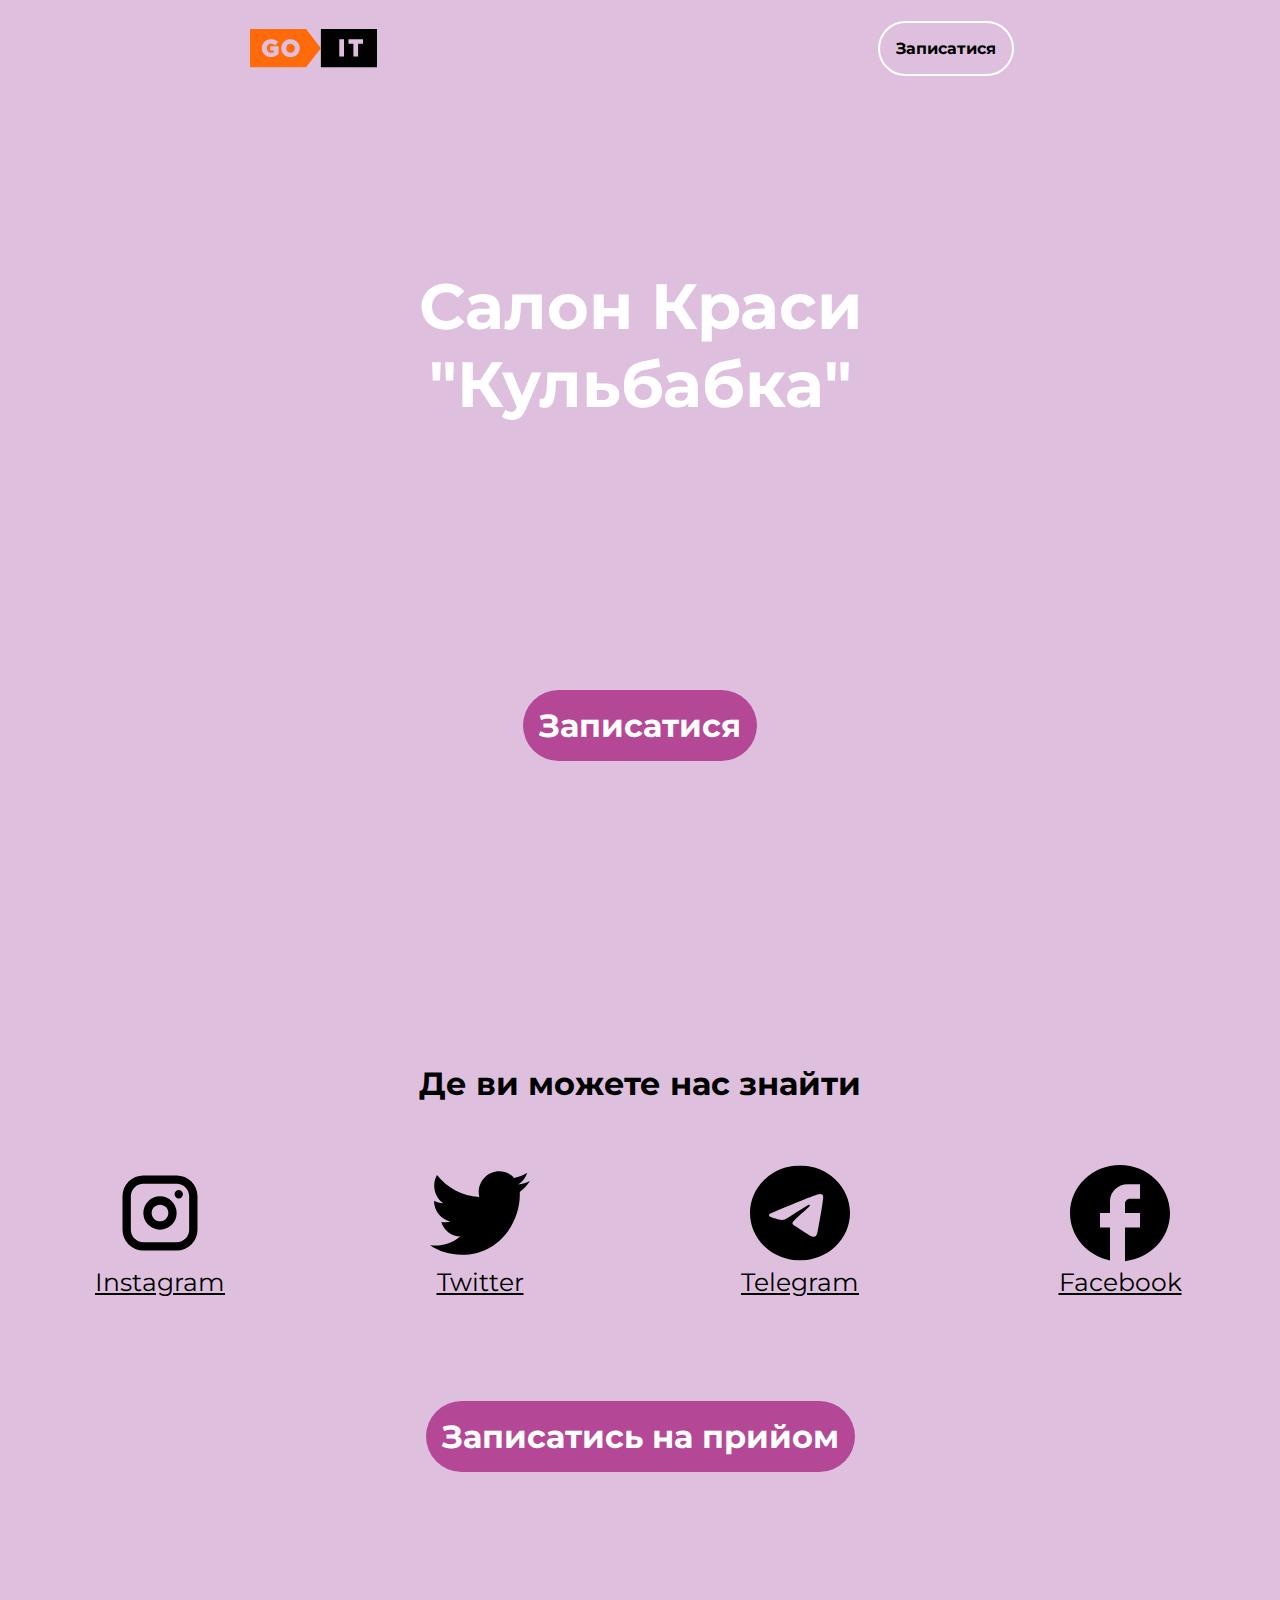
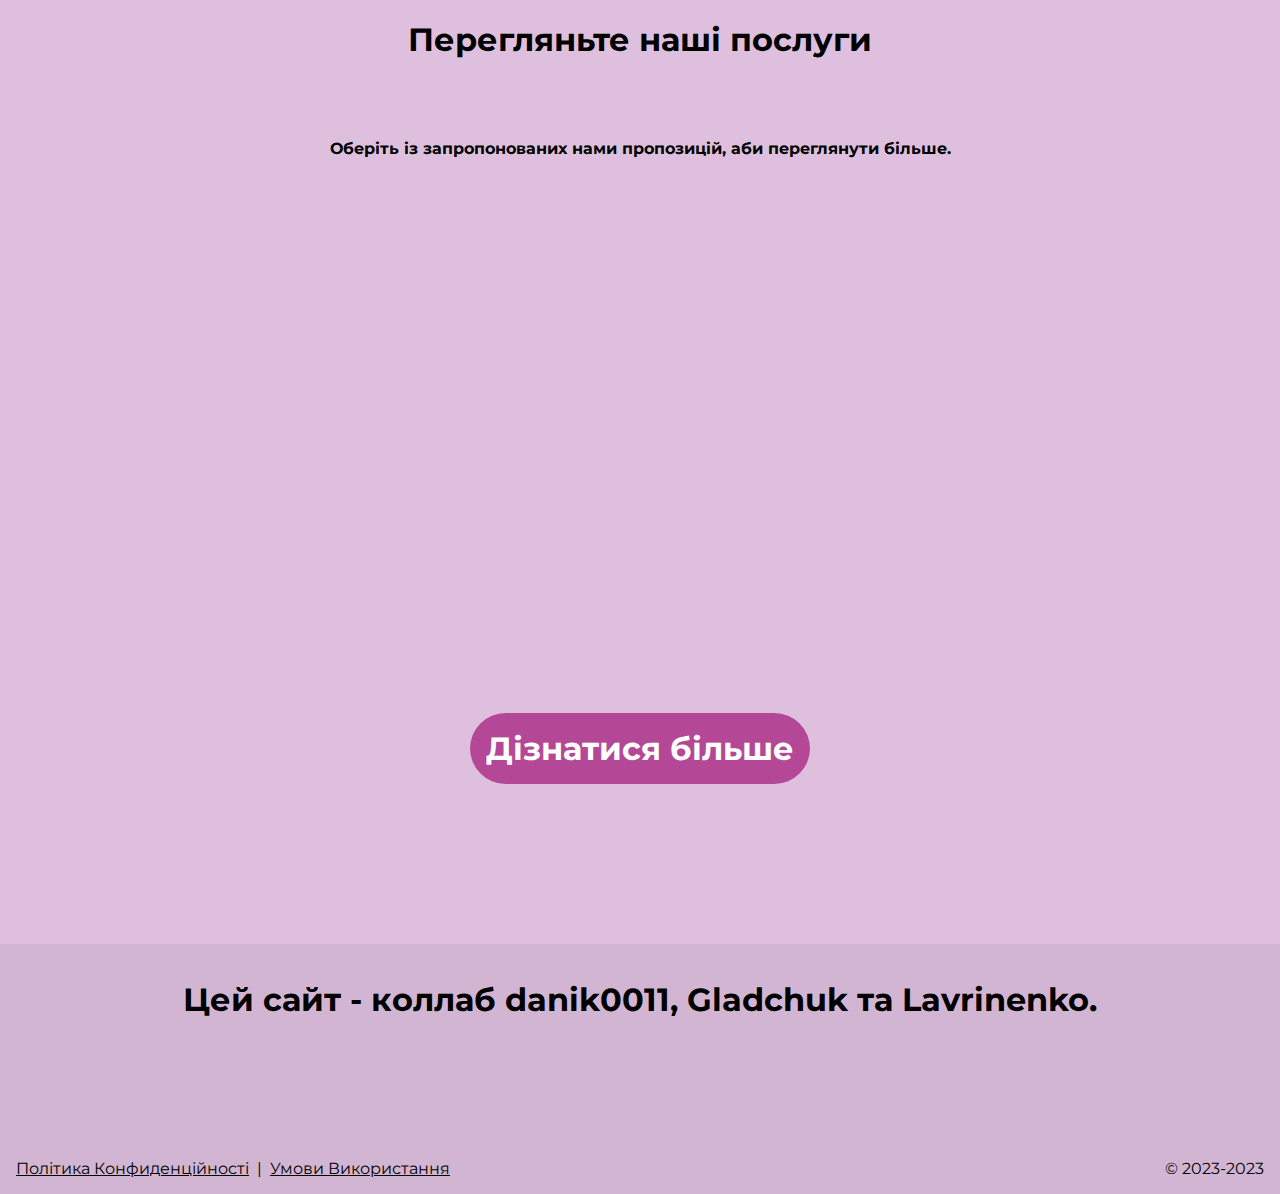
<file: index.html>
<!DOCTYPE html>
<html lang="en">

<head>
  <meta charset="UTF-8">
  <meta http-equiv="X-UA-Compatible" content="IE=edge">
  <meta name="viewport" content="width=device-width, initial-scale=1.0">
  <title>e</title>
  <link rel="stylesheet" href="./main.css">
  <link rel="preconnect" href="https://fonts.googleapis.com">
  <link rel="preconnect" href="https://fonts.gstatic.com" crossorigin>
  <link href="https://fonts.googleapis.com/css2?family=Comfortaa&display=swap" rel="stylesheet">
</head>

<body>

  <header>
    <div class="hdr">
      <img src="./logo.svg" alt="Logo">
      <div class="btn">Записатися</div>
    </div>
    <div class="page1">
      <h1>Салон Краси<br>"Кульбабка"</h1>
      <div class="btn">Записатися</div>
    </div>
  </header>

  <!--!-->
  <main>
    <div class="content">
      <h1>Де ви можете нас знайти</h1>
      <div class="content__find-us">
        <div class="content__block">
          <a href=#>
            <svg width="100" height="100" viewBox="0 0 24 24" fill="none" xmlns="http://www.w3.org/2000/svg">
              <g clip-path="url(#clip0_1_2)">
                <path fill-rule="evenodd" clip-rule="evenodd"
                  d="M16 3C17.3261 3 18.5979 3.52678 19.5355 4.46447C20.4732 5.40215 21 6.67392 21 8V16C21 17.3261 20.4732 18.5979 19.5355 19.5355C18.5979 20.4732 17.3261 21 16 21H8C6.67392 21 5.40215 20.4732 4.46447 19.5355C3.52678 18.5979 3 17.3261 3 16V8C3 6.67392 3.52678 5.40215 4.46447 4.46447C5.40215 3.52678 6.67392 3 8 3H16ZM16 5H8C7.20435 5 6.44129 5.31607 5.87868 5.87868C5.31607 6.44129 5 7.20435 5 8V16C5 16.7956 5.31607 17.5587 5.87868 18.1213C6.44129 18.6839 7.20435 19 8 19H16C16.7956 19 17.5587 18.6839 18.1213 18.1213C18.6839 17.5587 19 16.7956 19 16V8C19 7.20435 18.6839 6.44129 18.1213 5.87868C17.5587 5.31607 16.7956 5 16 5ZM12 8C13.0609 8 14.0783 8.42143 14.8284 9.17157C15.5786 9.92172 16 10.9391 16 12C16 13.0609 15.5786 14.0783 14.8284 14.8284C14.0783 15.5786 13.0609 16 12 16C10.9391 16 9.92172 15.5786 9.17157 14.8284C8.42143 14.0783 8 13.0609 8 12C8 10.9391 8.42143 9.92172 9.17157 9.17157C9.92172 8.42143 10.9391 8 12 8ZM12 10C11.4696 10 10.9609 10.2107 10.5858 10.5858C10.2107 10.9609 10 11.4696 10 12C10 12.5304 10.2107 13.0391 10.5858 13.4142C10.9609 13.7893 11.4696 14 12 14C12.5304 14 13.0391 13.7893 13.4142 13.4142C13.7893 13.0391 14 12.5304 14 12C14 11.4696 13.7893 10.9609 13.4142 10.5858C13.0391 10.2107 12.5304 10 12 10ZM16.5 6.5C16.7652 6.5 17.0196 6.60536 17.2071 6.79289C17.3946 6.98043 17.5 7.23478 17.5 7.5C17.5 7.76522 17.3946 8.01957 17.2071 8.20711C17.0196 8.39464 16.7652 8.5 16.5 8.5C16.2348 8.5 15.9804 8.39464 15.7929 8.20711C15.6054 8.01957 15.5 7.76522 15.5 7.5C15.5 7.23478 15.6054 6.98043 15.7929 6.79289C15.9804 6.60536 16.2348 6.5 16.5 6.5Z"
                  fill="black" />
              </g>
              <defs>
                <clipPath id="clip0_1_2">
                  <rect width="24" height="24" fill="white" />
                </clipPath>
              </defs>
            </svg>
            <a href=# class="content__block-text">Instagram</a>
          </a>
        </div>
        <div class="content__block">
          <a href=#>
            <svg width="100" height="100" viewBox="0 0 122 102" fill="none" xmlns="http://www.w3.org/2000/svg">
              <path
                d="M122 12C117.51 14.1 112.669 15.48 107.654 16.14C112.786 12.96 116.751 7.92 118.618 1.86C113.777 4.86 108.412 6.96 102.755 8.16C98.1482 3 91.675 0 84.327 0C70.6224 0 59.4254 11.52 59.4254 25.74C59.4254 27.78 59.6587 29.76 60.0669 31.62C39.3059 30.54 20.8193 20.28 8.51434 4.74C6.3566 8.52 5.13193 12.96 5.13193 17.64C5.13193 26.58 9.50574 34.5 16.2706 39C12.13 39 8.28107 37.8 4.89866 36V36.18C4.89866 48.66 13.5296 59.1 24.9599 61.44C21.2901 62.4732 17.4375 62.617 13.7046 61.86C15.2885 66.9749 18.3906 71.4504 22.5748 74.6576C26.7589 77.8647 31.8148 79.6421 37.0316 79.74C28.1885 86.9426 17.2269 90.8359 5.94838 90.78C3.96558 90.78 1.98279 90.66 0 90.42C11.0803 97.74 24.26 102 38.3729 102C84.327 102 109.578 62.76 109.578 28.74C109.578 27.6 109.578 26.52 109.52 25.38C114.419 21.78 118.618 17.22 122 12Z"
                fill="black" />
            </svg>
            <a href=# class="content__block-text">Twitter</a>
          </a>
        </div>
        <div class="content__block">
          <a href=#>
            <svg width="100" height="100" viewBox="0 0 118 112" fill="none" xmlns="http://www.w3.org/2000/svg">
              <g clip-path="url(#clip0_1_10)">
                <path
                  d="M118 56C118 70.8521 111.784 85.0959 100.719 95.598C89.6547 106.1 74.6478 112 59 112C43.3522 112 28.3453 106.1 17.2807 95.598C6.21605 85.0959 0 70.8521 0 56C0 41.1479 6.21605 26.9041 17.2807 16.402C28.3453 5.89998 43.3522 0 59 0C74.6478 0 89.6547 5.89998 100.719 16.402C111.784 26.9041 118 41.1479 118 56ZM61.1166 41.342C55.3789 43.61 43.9034 48.3 26.7049 55.412C23.9171 56.462 22.4495 57.498 22.3168 58.506C22.0955 60.207 24.3449 60.879 27.4055 61.796L28.6961 62.181C31.7051 63.112 35.7614 64.197 37.8632 64.239C39.7807 64.281 41.9121 63.539 44.2647 61.999C60.3349 51.702 68.6318 46.501 69.148 46.389C69.5168 46.305 70.033 46.207 70.3722 46.501C70.7189 46.788 70.682 47.341 70.6451 47.488C70.4239 48.391 61.596 56.175 57.0309 60.207C55.6075 61.467 54.5971 62.356 54.3906 62.559C53.9359 63.0001 53.4737 63.4341 53.0041 63.861C50.2016 66.423 48.1071 68.341 53.1148 71.477C55.5264 72.989 57.4586 74.228 59.3835 75.474C61.478 76.832 63.5725 78.183 66.2865 79.877C66.9724 80.297 67.6361 80.752 68.2778 81.186C70.7189 82.838 72.924 84.322 75.6306 84.084C77.2089 83.944 78.8388 82.544 79.6648 78.344C81.6191 68.425 85.4615 46.942 86.3465 38.087C86.4005 37.3509 86.3683 36.6114 86.2506 35.882C86.1812 35.2934 85.8811 34.7512 85.4099 34.363C84.7388 33.9233 83.9389 33.6955 83.1236 33.712C80.9111 33.747 77.4965 34.874 61.1166 41.342Z"
                  fill="black" />
              </g>
              <defs>
                <clipPath id="clip0_1_10">
                  <rect width="118" height="112" fill="white" />
                </clipPath>
              </defs>
            </svg>
            <a href=# class="content__block-text">Telegram</a>
          </a>
        </div>
        <div class="content__block">
          <a href=#>
            <svg width="100" height="100" viewBox="0 0 80 77" fill="none" xmlns="http://www.w3.org/2000/svg">
              <path
                d="M80 38.5965C80 17.2912 62.08 0 40 0C17.92 0 0 17.2912 0 38.5965C0 57.2772 13.76 72.8316 32 76.421V50.1754H24V38.5965H32V28.9474C32 21.4982 38.28 15.4386 46 15.4386H56V27.0175H48C45.8 27.0175 44 28.7544 44 30.8772V38.5965H56V50.1754H44V77C64.2 75.0702 80 58.6281 80 38.5965Z"
                fill="black" />
            </svg>
            <a href=# class="content__block-text">Facebook</a>
          </a>
        </div>
      </div>
      <div class="flex">
        <div class="content__block-button">
          Записатись на прийом
        </div>
      </div>
    </div>
    <!--!-->
    <h1 class="text">Перегляньте наші послуги</h1>
    <h4 class="text">Оберіть із запропонованих нами пропозицій, аби переглянути більше.</h4>
    <div class="container1">

      <div class="block">
        <div class="layer">
          <div class="button" id="button">Відкрити</div>
        </div>
      </div>

      <div class="block">
        <div class="layer">
          <div class="button" id="button">Відкрити</div>
        </div>
      </div>

      <div class="block">
        <div class="layer">
          <div class="button" id="button">Відкрити</div>
        </div>
      </div>

      <div class="block">
        <div class="layer">
          <div class="button" id="button">Відкрити</div>
        </div>
      </div>

      <div class="block">
        <div class="layer">
          <div class="button" id="button">Відкрити</div>
        </div>
      </div>

      <div class="block">
        <div class="layer">
          <div class="button" id="button">Відкрити</div>
        </div>
      </div>

    </div>
    <div class="flex">
      <div class="button2">Дізнатися більше</div>
    </div>
  </main>
  <!--!-->
  <footer>
    <h1 class="footer-title">
      Цей сайт - коллаб danik0011, Gladchuk та Lavrinenko.
    </h1>
    <div class="footer-main">
      <div class="footer-links">
        <a href="#">Політика Конфиденційності</a>
        &nbsp;|&nbsp;
        <a href="#">Умови Використання</a>
      </div>
      <div class="footer-c">© 2023-2023</div>
    </div>
  </footer>
</body>

</html>
</file>
<file: main.css>
@import url("https://fonts.googleapis.com/css2?family=Montserrat:wght@300;400;500&display=swap");
html,
body {
  font-family: "Montserrat";
  background: #dec0de;
  margin: 0;
  padding: 0;
}

header {
  width: 100%;
  height: 100vh;
  margin: 0 auto 128px;
}

.hdr {
  width: 100%;
  height: 15%;
  height: 64px;
  margin: 0 auto;
  margin: 16px auto 0;
  display: flex;
  align-items: center;
  justify-content: space-around;
}
.hdr img {
  width: 128px;
  height: 64px;
}
.hdr .btn {
  padding: 16px;
  margin-right: 16px;
  border: white solid 2px;
  border-radius: 64px;
  transition: 250ms;
  font-weight: bold;
}
.hdr .btn:hover {
  background: white;
  color: #b54896;
  transition: 250ms;
  cursor: pointer;
}

.page1 {
  background: url(https://images.pexels.com/photos/13534508/pexels-photo-13534508.jpeg?auto=compress&cs=tinysrgb&w=1260&h=750&dpr=1);
  background-size: cover;
  height: 80%;
  margin-top: 5%;
  display: flex;
  flex-direction: column;
  justify-content: space-around;
  align-items: center;
}
.page1 h1 {
  color: white;
  font-size: 64px;
  text-align: center;
}
.page1 .btn {
  background: #b54896;
  color: white;
  font-weight: bold;
  border-radius: 64px;
  transition: 250ms;
  padding: 16px;
  font-size: 32px;
}
.page1 .btn:hover {
  background: white;
  color: #b54896;
  transition: 250ms;
  cursor: pointer;
}

.content__block-text {
  margin-bottom: 40px;
  font-size: 25px;
  font-family: "Montserrat";
}

a {
  color: black;
}

h1 {
  font-family: "Montserrat";
  margin: 0 auto;
  margin-bottom: 40px;
}
h1 .text {
  font-size: 32px;
  font-weight: bold;
}

.content {
  max-width: 1550px;
  margin: 0 auto;
}

.content__find-us {
  margin-bottom: 64px;
  display: flex;
  flex-direction: row;
  flex-wrap: wrap;
  align-items: center;
  justify-content: space-around;
}

.flex {
  margin-top: 32px;
  display: flex;
  justify-content: center;
  margin-bottom: 128px;
}

.content__block {
  width: 250px;
  display: flex;
  flex-direction: column;
  align-items: center;
  justify-content: center;
}

.content__block-button {
  text-align: center;
  background: #b54896;
  color: white;
  width: -moz-fit-content;
  width: fit-content;
  font-weight: bold;
  border-radius: 64px;
  transition: 250ms;
  padding: 16px;
  font-size: 32px;
}
.content__block-button:hover {
  background: #c062a5;
  transition: 250ms;
  cursor: pointer;
}

footer {
  width: 100%;
  min-height: 250px;
  background: #d2b5d2;
  margin: 0;
  margin-top: 64px;
  padding: 16px;
  box-sizing: border-box;
  display: flex;
  flex-direction: column;
  justify-content: space-between;
  align-items: center;
}
footer .footer-main {
  width: 100%;
  display: flex;
  flex-direction: row;
  justify-content: space-between;
}

h1,
h4 {
  text-align: center;
  padding: 20px;
}

.block {
  width: 360px;
  height: 231px;
  position: relative;
  opacity: 1;
  border-radius: 32px;
  margin: 5px;
  display: block;
}
.block:nth-child(1) {
  background: url(https://images.pexels.com/photos/3997349/pexels-photo-3997349.jpeg?auto=compress&cs=tinysrgb&w=1260&h=750&dpr=1);
  background-size: cover;
}
.block:nth-child(2) {
  background: url(https://images.pexels.com/photos/3065209/pexels-photo-3065209.jpeg?auto=compress&cs=tinysrgb&w=1260&h=750&dpr=1);
  background-size: cover;
}
.block:nth-child(3) {
  background: url(https://images.pexels.com/photos/13714797/pexels-photo-13714797.jpeg?auto=compress&cs=tinysrgb&w=1260&h=750&dpr=1);
  background-size: cover;
}
.block:nth-child(4) {
  background: url(https://images.pexels.com/photos/2253832/pexels-photo-2253832.jpeg?auto=compress&cs=tinysrgb&w=600);
  background-size: cover;
}
.block:nth-child(5) {
  background: url(https://images.pexels.com/photos/932577/pexels-photo-932577.jpeg?auto=compress&cs=tinysrgb&w=1260&h=750&dpr=1);
  background-size: cover;
}
.block:nth-child(6) {
  background: url(https://images.pexels.com/photos/8558535/pexels-photo-8558535.jpeg?auto=compress&cs=tinysrgb&w=600&lazy=load);
  background-size: cover;
}

.layer {
  width: 360px;
  height: 231px;
  border-radius: 32px;
  background: rgba(0, 0, 0, 0);
  transition: 250ms ease-in-out;
  display: flex;
  align-items: center;
  justify-content: center;
}
.layer:hover {
  transition: 250ms ease-in-out;
  background: rgba(0, 0, 0, 0.2509803922);
}
.layer:hover .button {
  transition: 250ms ease-in-out;
  background: #b54896;
  color: white;
}

.button {
  padding: 16px;
  background: rgba(0, 0, 0, 0);
  color: rgba(0, 0, 0, 0);
  border-radius: 50px;
  transition: 250ms ease-in-out;
}

#button:hover {
  background: #c062a5;
  transition: 250ms ease-in-out;
  cursor: pointer;
}

.container1 {
  justify-content: center;
  display: flex;
  flex-wrap: wrap;
  flex-direction: row;
  background-size: 100%;
  background-repeat: no-repeat;
}

.button2 {
  margin-bottom: 32px;
  background: #b54896;
  color: white;
  width: -moz-fit-content;
  width: fit-content;
  font-weight: bold;
  border-radius: 64px;
  transition: 250ms;
  padding: 16px;
  font-size: 32px;
}
.button2:hover {
  background: #c062a5;
  transition: 250ms ease-in-out;
  cursor: pointer;
}

@media all and (max-width: 500px) {
  .page1 h1 {
    font-size: 48px;
  }
}/*# sourceMappingURL=main.css.map */
</file>
